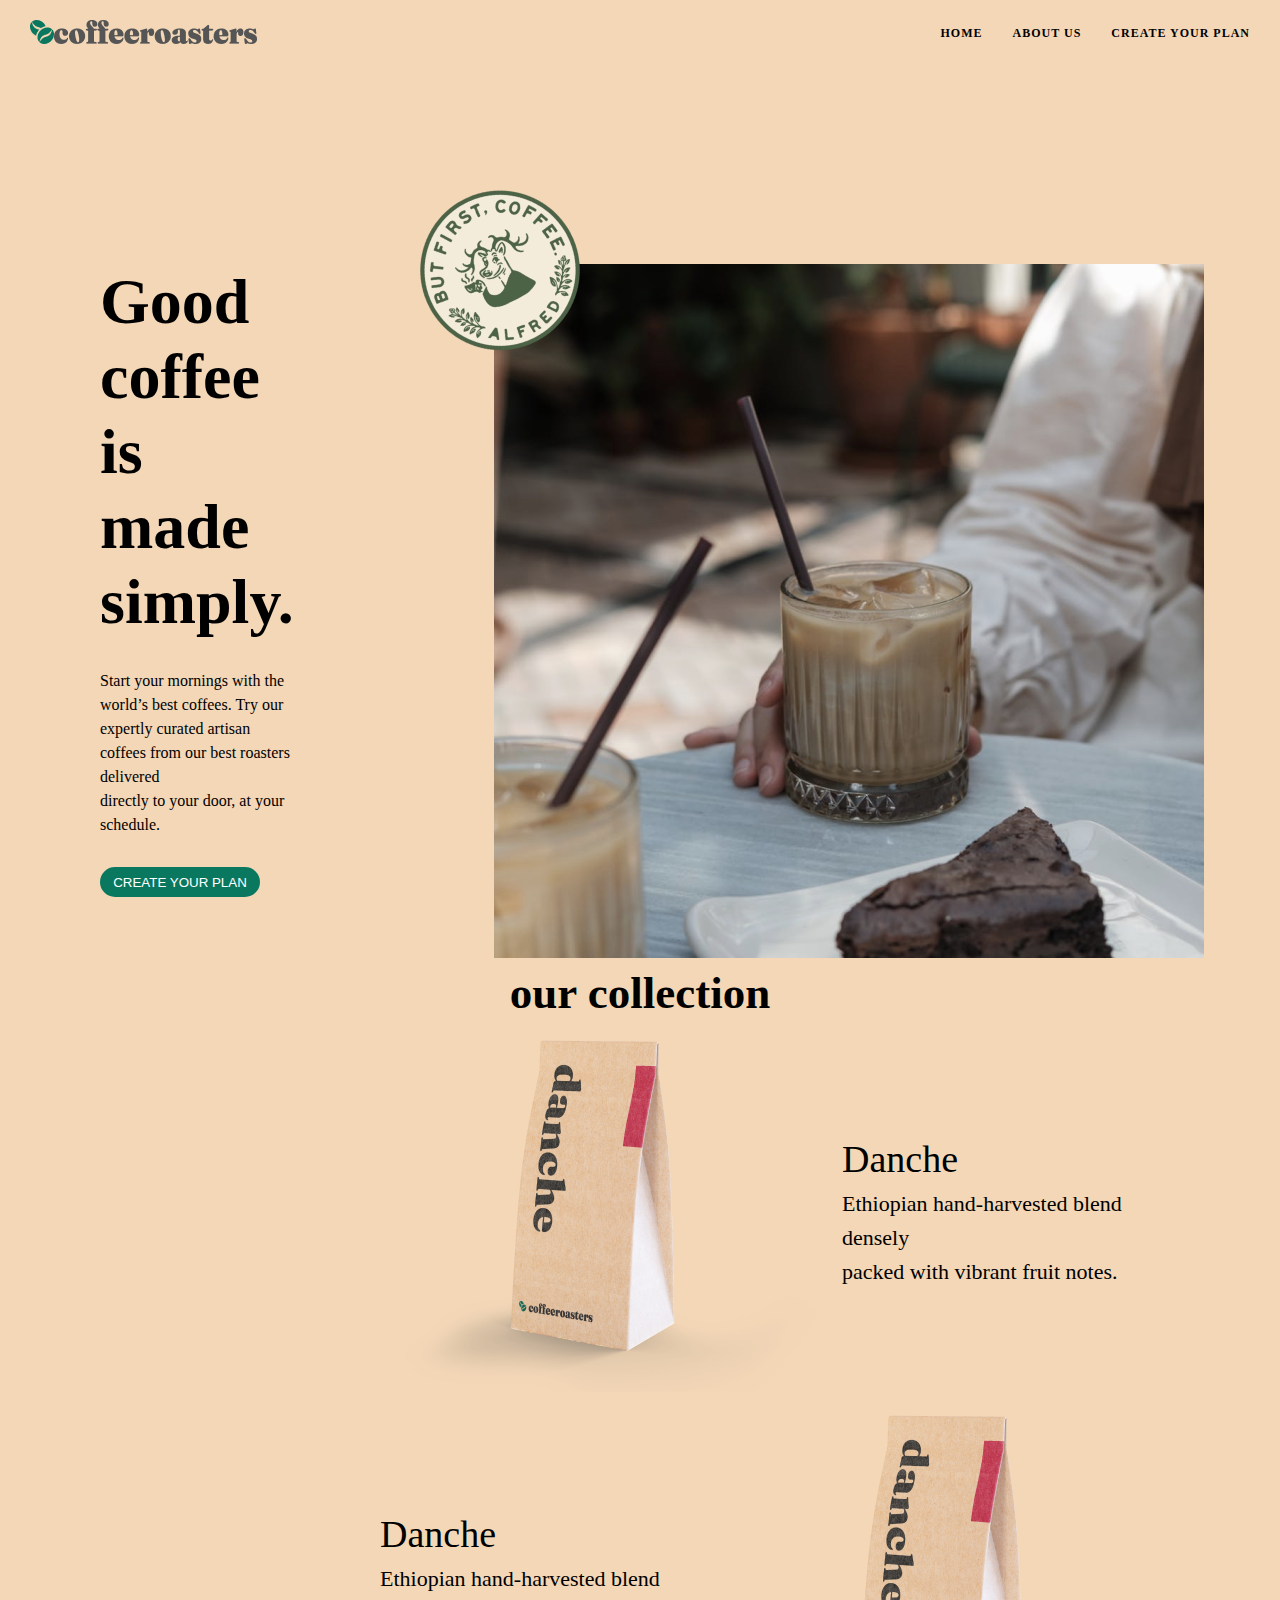
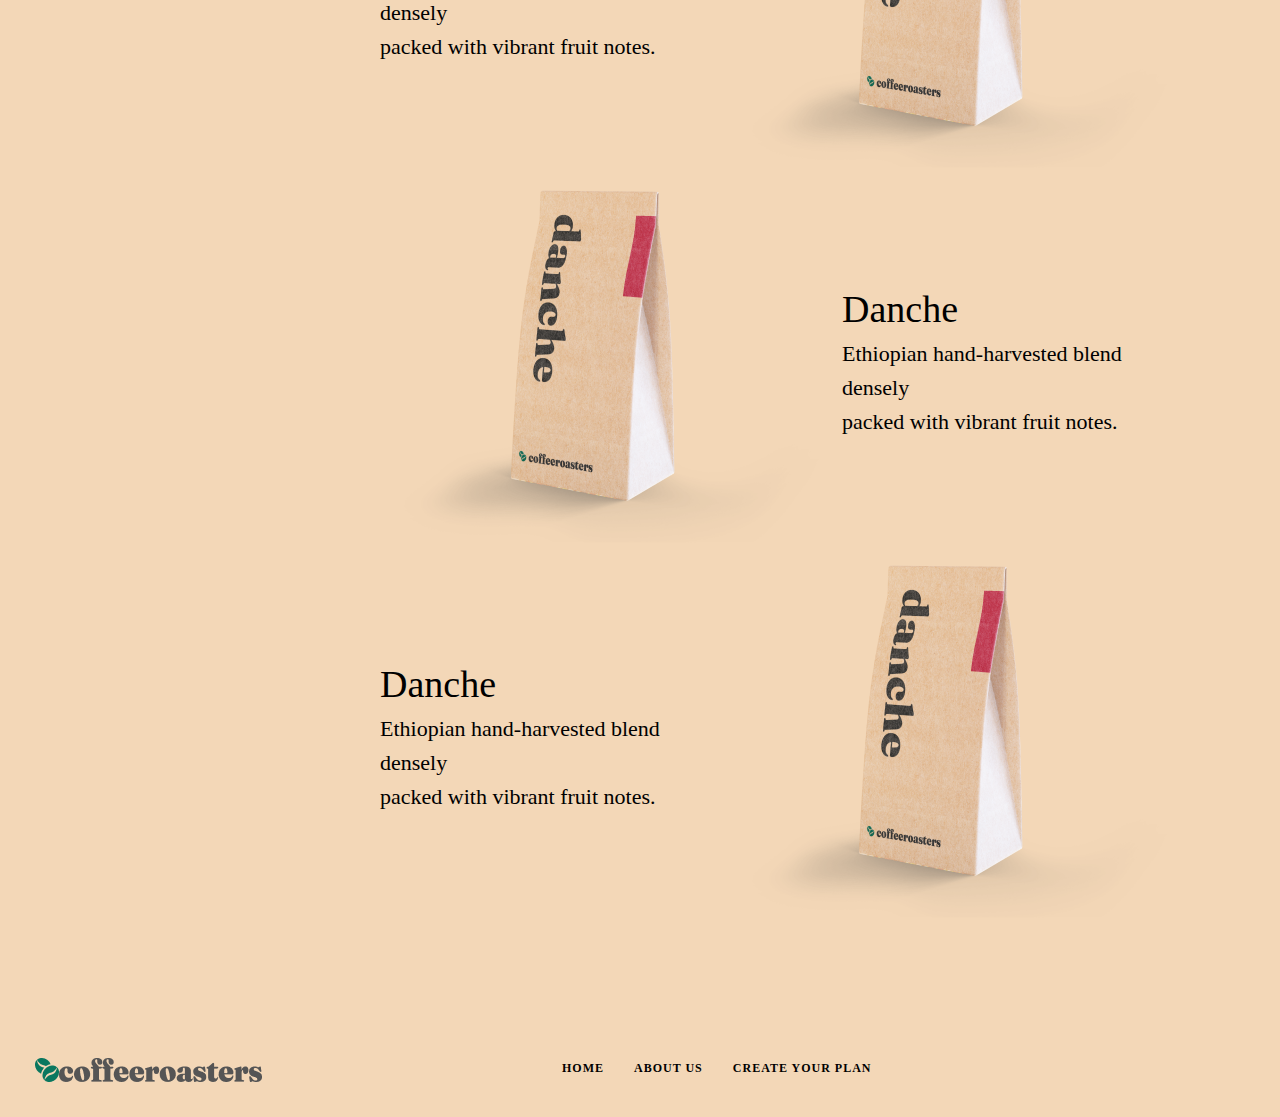
<file: index.html>
<!DOCTYPE html>
<html lang="en">

<head>
    <meta charset="UTF-8">
    <meta name="viewport" content="width=device-width, initial-scale=1.0">
    <title>28 dars hm</title>
    <link rel="stylesheet" href="./style.css">
    <link rel="stylesheet" href="https://cdnjs.cloudflare.com/ajax/libs/font-awesome/6.5.2/css/all.min.css"
        integrity="sha512-SnH5WK+bZxgPHs44uWIX+LLJAJ9/2PkPKZ5QiAj6Ta86w+fsb2TkcmfRyVX3pBnMFcV7oQPJkl9QevSCWr3W6A=="
        crossorigin="anonymous" referrerpolicy="no-referrer" />
</head>

<body>
    <header>
        <div class="container">
            <img src="./img/Group 3614.png" alt="logo">
            <nav>
                <ul class="header__menus">
                    <li><a href="./index.html">HOME</a></li>
                    <li><a href="./aboutus.html">ABOUT US</a></li>
                    <li><a href="#">CREATE YOUR PLAN</a></li>
                </ul>
            </nav>
        </div>
    </header>
    <main>
        <section class="hero__section">
            <div class="container">
                <div class="hero">
                    <h1 class="hero__h1">Good coffee <br>
                        is made simply.</h1>
                    <p class="hero__p">Start your mornings with the world’s best coffees. Try our <br> expertly curated
                        artisan coffees from
                        our best roasters delivered <br> directly to your door, at your schedule.</p>
                    <button class="hero__btn">CREATE YOUR PLAN</button>
                </div>
                <div class="hero__img">
                    <img src="./img/Rectangle 679.png" alt="photo" class="kata">
                    <img src="./img/image 40.png" alt="photo" class="kichkina">
                </div>
            </div>
        </section>
        <section class="hero__two">
            <h2>our collection</h2>
            <div class="hero__two--box">
                <img src="./img/kopi4.png" alt="photo">
                <div class="hero__two--text">
                    <h3>Danche</h3>
                    <p>Ethiopian hand-harvested blend densely <br> packed with vibrant fruit notes.</p>
                </div>
            </div>
            <div class="hero__two--box">
                <div class="hero__two--text">
                    <h3>Danche</h3>
                    <p>Ethiopian hand-harvested blend densely <br> packed with vibrant fruit notes.</p>
                </div>
                <img src="./img/kopi4.png" alt="photo">
            </div>
            <div class="hero__two--box">
                <img src="./img/kopi4.png" alt="photo">
                <div class="hero__two--text">
                    <h3>Danche</h3>
                    <p>Ethiopian hand-harvested blend densely <br> packed with vibrant fruit notes.</p>
                </div>
            </div>
            <div class="hero__two--box">
                <div class="hero__two--text">
                    <h3>Danche</h3>
                    <p>Ethiopian hand-harvested blend densely <br> packed with vibrant fruit notes.</p>
                </div>
                <img src="./img/kopi4.png" alt="photo">
            </div>
        </section>
    </main>
    <footer>
        <div class="container">
            <img src="./img/Group 3614.png" alt="">
            <nav>
                <ul class="header__menus">
                    <li><a href="#">HOME</a></li>
                    <li><a href="#">ABOUT US</a></li>
                    <li><a href="#">CREATE YOUR PLAN</a></li>
                </ul>
            </nav>
            <div class="footer__logos">
                <i class="fa-brands fa-facebook"></i>
                <i class="fa-brands fa-twitter"></i>
                <i class="fa-brands fa-instagram"></i>
            </div>
        </div>
    </footer>
</body>

</html>
</file>
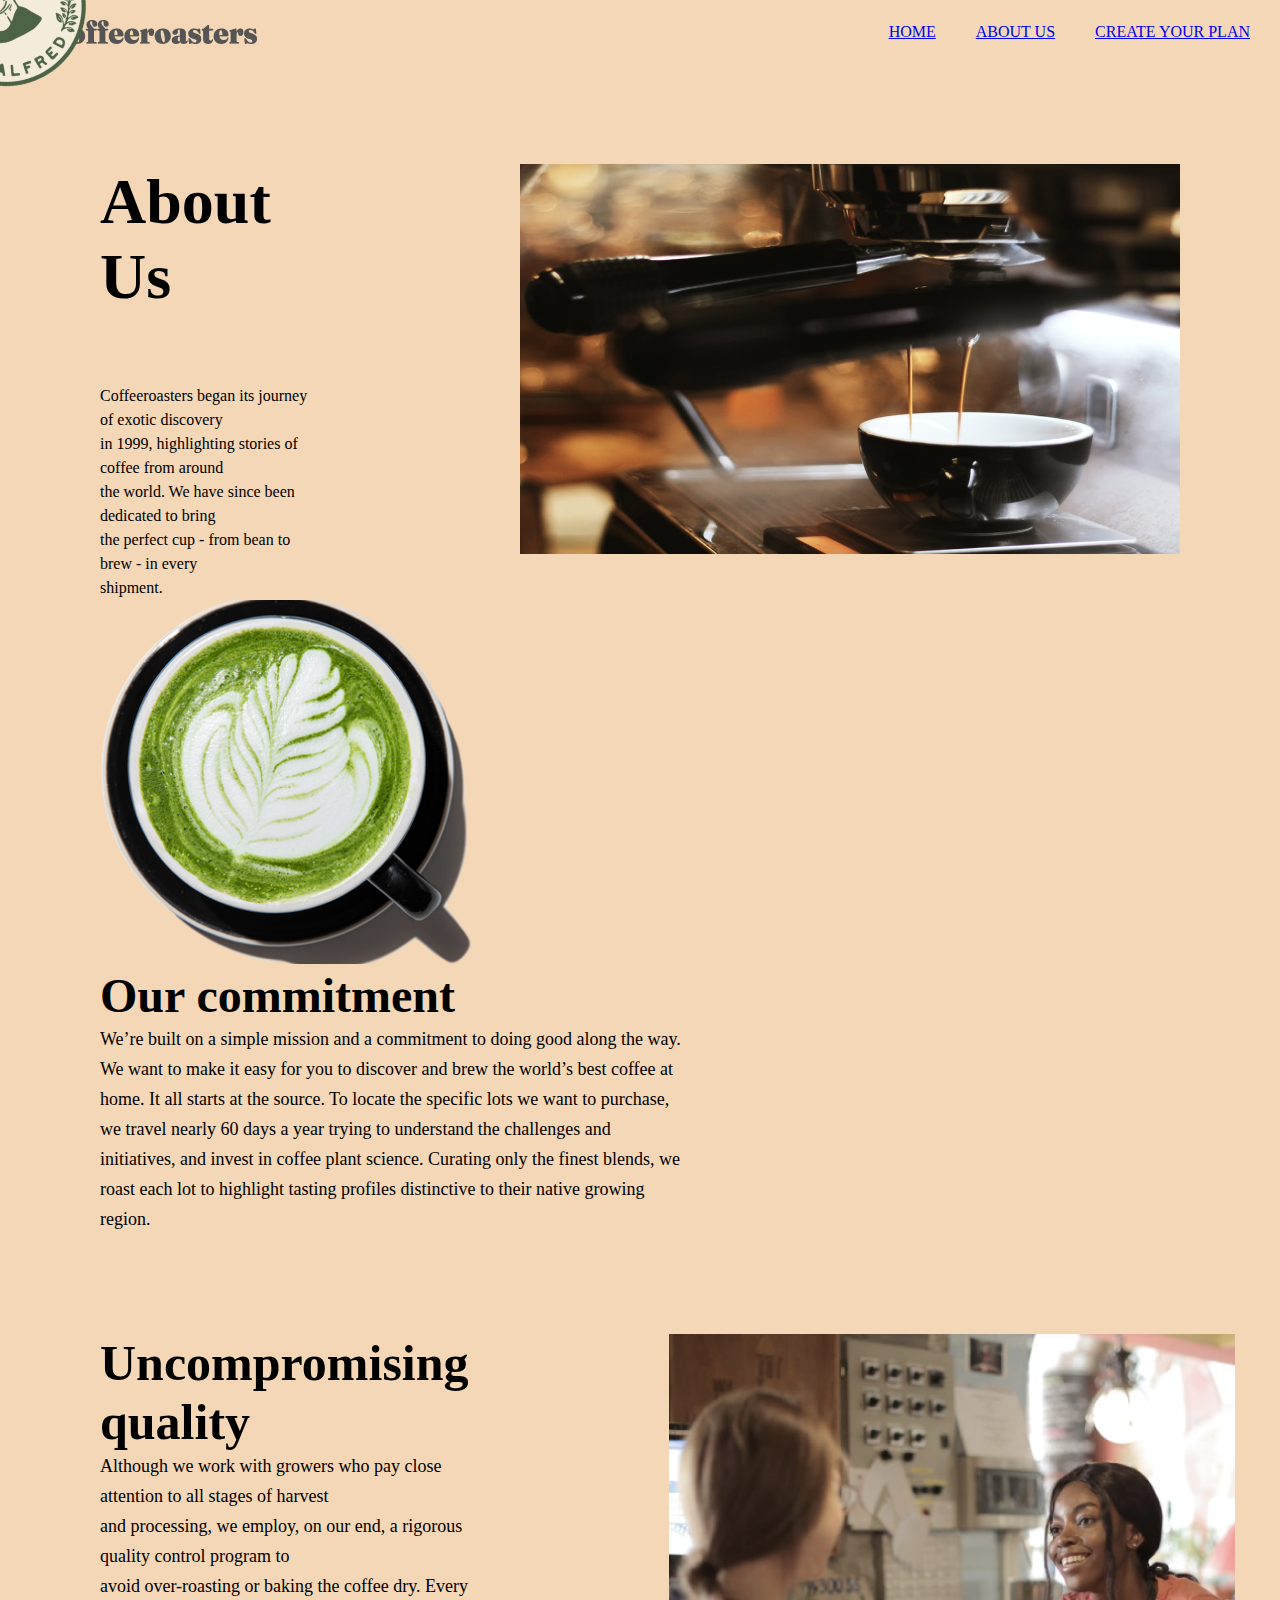
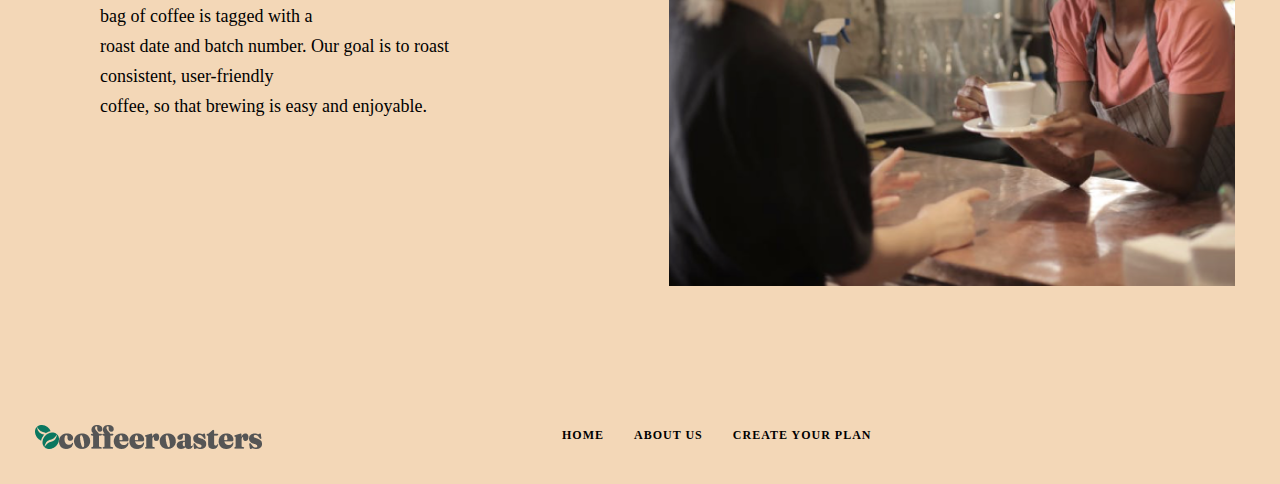
<file: aboutus.html>
<!DOCTYPE html>
<html lang="en">

<head>
    <meta charset="UTF-8">
    <meta name="viewport" content="width=device-width, initial-scale=1.0">
    <title>29 dars</title>
    <link rel="stylesheet" href="./style.css">
    <link rel="stylesheet" href="https://cdnjs.cloudflare.com/ajax/libs/font-awesome/6.5.2/css/all.min.css"
        integrity="sha512-SnH5WK+bZxgPHs44uWIX+LLJAJ9/2PkPKZ5QiAj6Ta86w+fsb2TkcmfRyVX3pBnMFcV7oQPJkl9QevSCWr3W6A=="
        crossorigin="anonymous" referrerpolicy="no-referrer" />
</head>

<body>
    <header>
        <div class="container">
            <img src="./img/Group 3614.png" alt="logo">
            <nav>
                <ul class="header__menus11">
                    <li><a href="./index.html">HOME</a></li>
                    <li><a href="./aboutus.html">ABOUT US</a></li>
                    <li><a href="#">CREATE YOUR PLAN</a></li>
                </ul>
            </nav>
        </div>
    </header>
    <main>
        <section>
            <div class="container">
                <div class="main__texts11">
                    <h1>About Us</h1>
                    <p>Coffeeroasters began its journey of exotic discovery <br> in 1999, highlighting stories of coffee
                        from around <br> the world. We have since been dedicated to bring <br> the perfect cup - from
                        bean to brew - in every <br> shipment.</p>
                </div>
                <div class="main__img11">
                    <img src="./img/Rectangle 679 (1).png" alt="photo" class="kota1">
                    <img src="./img/image 40.png" alt="photo" class="kichkina1">
                </div>
            </div>
        </section>
        <section class="about">
            <div class="container">
                <div class="main__img211">
                    <img src="./img/cup-6 1.png" alt="photo">
                    <div class="main__texts2">
                        <h2>Our commitment</h2>
                        <p>We’re built on a simple mission and a commitment to doing good along the way. <br> We want to
                            make it easy for you to discover and brew the world’s best coffee at <br> home. It all
                            starts at the source. To locate the specific lots we want to purchase, <br> we travel nearly
                            60 days a year trying to understand the challenges and <br> initiatives, and invest in
                            coffee plant science. Curating only the finest blends, we <br> roast each lot to highlight
                            tasting profiles distinctive to their native growing <br> region.</p>
                    </div>
                </div>
            </div>
        </section>
        <section class="peopls">
            <div class="container">
                <div class="textss">
                    <h2>Uncompromising quality</h2>
                    <p>Although we work with growers who pay close attention to all stages of harvest <br> and
                        processing, we employ, on our end, a rigorous quality control program to <br> avoid
                        over-roasting or baking the coffee dry. Every bag of coffee is tagged with a <br> roast date and
                        batch number. Our goal is to roast consistent, user-friendly <br> coffee, so that brewing is
                        easy and enjoyable.</p>
                </div>
                <div class="people__img">
                    <img src="./img/Rectangle 681.png" alt="photo">
                </div>
            </div>
        </section>
    </main>
    <footer>
        <div class="container">
            <img src="./img/Group 3614.png" alt="">
            <nav>
                <ul class="header__menus">
                    <li><a href="#">HOME</a></li>
                    <li><a href="#">ABOUT US</a></li>
                    <li><a href="#">CREATE YOUR PLAN</a></li>
                </ul>
            </nav>
            <div class="footer__logos">
                <i class="fa-brands fa-facebook"></i>
                <i class="fa-brands fa-twitter"></i>
                <i class="fa-brands fa-instagram"></i>
            </div>
        </div>
    </footer>
</body>

</html>
</file>
<file: style.css>
* {
    margin: 0;
    padding: 0;
    box-sizing: border-box;
}

.container {
    margin: 0 auto;
    max-width: 1220px;
}

header {
    padding-top: 20px;
    background-color: #F3D7B7;
}

header .container {
    display: flex;
    align-items: center;
    gap: 600px;
}

.header__menus {
    display: flex;
    gap: 30px;
    list-style: none;
}

.header__menus li a {
    text-decoration: none;
    color: black;
    font-size: 12px;
    font-weight: 700;
    line-height: 14.06px;
    letter-spacing: 1px;
    text-align: left;
}

.hero__section {
    background-color: #F3D7B7;
    padding-top: 100px;
    padding-bottom: 200px;
    position: relative;
    height: 720px;
}

main .container {
    display: flex;
    gap: 100px;
}

.hero__h1 {
    padding-bottom: 30px;
    font-size: 64px;
    font-weight: 700;
    line-height: 75px;
    text-align: left;
}

.hero__p {
    padding-bottom: 30px;
    font-size: 16px;
    font-weight: 400;
    line-height: 24px;
    text-align: left;
}

.hero__btn {
    padding: 16px, 24px;
    width: 160px;
    height: 30px;
    background-color: #0A775F;
    color: white;
    border: none;
    border-radius: 20px;
}

.hero__img {
    position: relative;
}

.kota {
    width: 610px;
    height: 594px;
}

.kichkina {
    position: absolute;
    top: -100px;
    left: -100px;
}

.hero__two h2 {
    padding-top: 80px;
    font-size: 45px;
    font-weight: 700;
    line-height: 58.59px;
    text-align: center;
}

.hero__two--box {
    display: flex;
    align-items: center;
    padding-left: 280px;
    gap: 10px;
}

.hero__two--text h3 {
    font-size: 38px;
    font-weight: 400;
    line-height: 56.25px;
    text-align: left;
}

.hero__two--text p {
    font-size: 22px;
    font-weight: 300;
    line-height: 34px;
    text-align: left;
}

footer {
    background-color: #F3D7B7;
    padding: 35px;
    align-items: center;
}

footer .container {
    display: flex;
    gap: 300px;
}

header {
    background-color: #F3D7B7;
    padding: 20px;
}

header .container {
    display: flex;
    justify-content: space-between;
    align-items: center;
}

.header__menus11 {
    display: flex;
    align-items: center;
    list-style: none;
    gap: 40px;
}

.header__menus li a {
    text-decoration: none;
    color: black;
    font-size: 12px;
    font-weight: 700;
    line-height: 14.06px;
    letter-spacing: 1px;
    text-align: left;
}

main {
    padding: 100px;
    background-color: #F3D7B7;
}

main .container {
    display: flex;
    gap: 200px;
}

.main__img1 {
    position: relative;
}

.kota1 {
    position: relative;
    width: 660px;
    height: 390px;
}

.kichkina1 {
    position: absolute;
    top: -100px;
    left: -100px;
}

.main__texts11 h1 {
    font-size: 64px;
    font-weight: 700;
    line-height: 75px;
    text-align: left;
    padding-bottom: 70px;
}

.main__texts11 p {
    font-size: 16px;
    font-weight: 400;
    line-height: 24px;
    text-align: left;
}

.about h2 {
    font-size: 48px;
    font-weight: 700;
    line-height: 56.25px;
    text-align: left;
}

.about p {
    font-size: 18px;
    font-weight: 400;
    line-height: 30px;
    text-align: left;
}

.peopls {
    padding-top: 100px;
}

.textss h2 {
    font-size: 50px;
    font-weight: 700;
    line-height: 58.59px;
    text-align: left;
}

.textss p {
    font-size: 18px;
    font-weight: 400;
    line-height: 30px;
    text-align: left;
}
</file>
